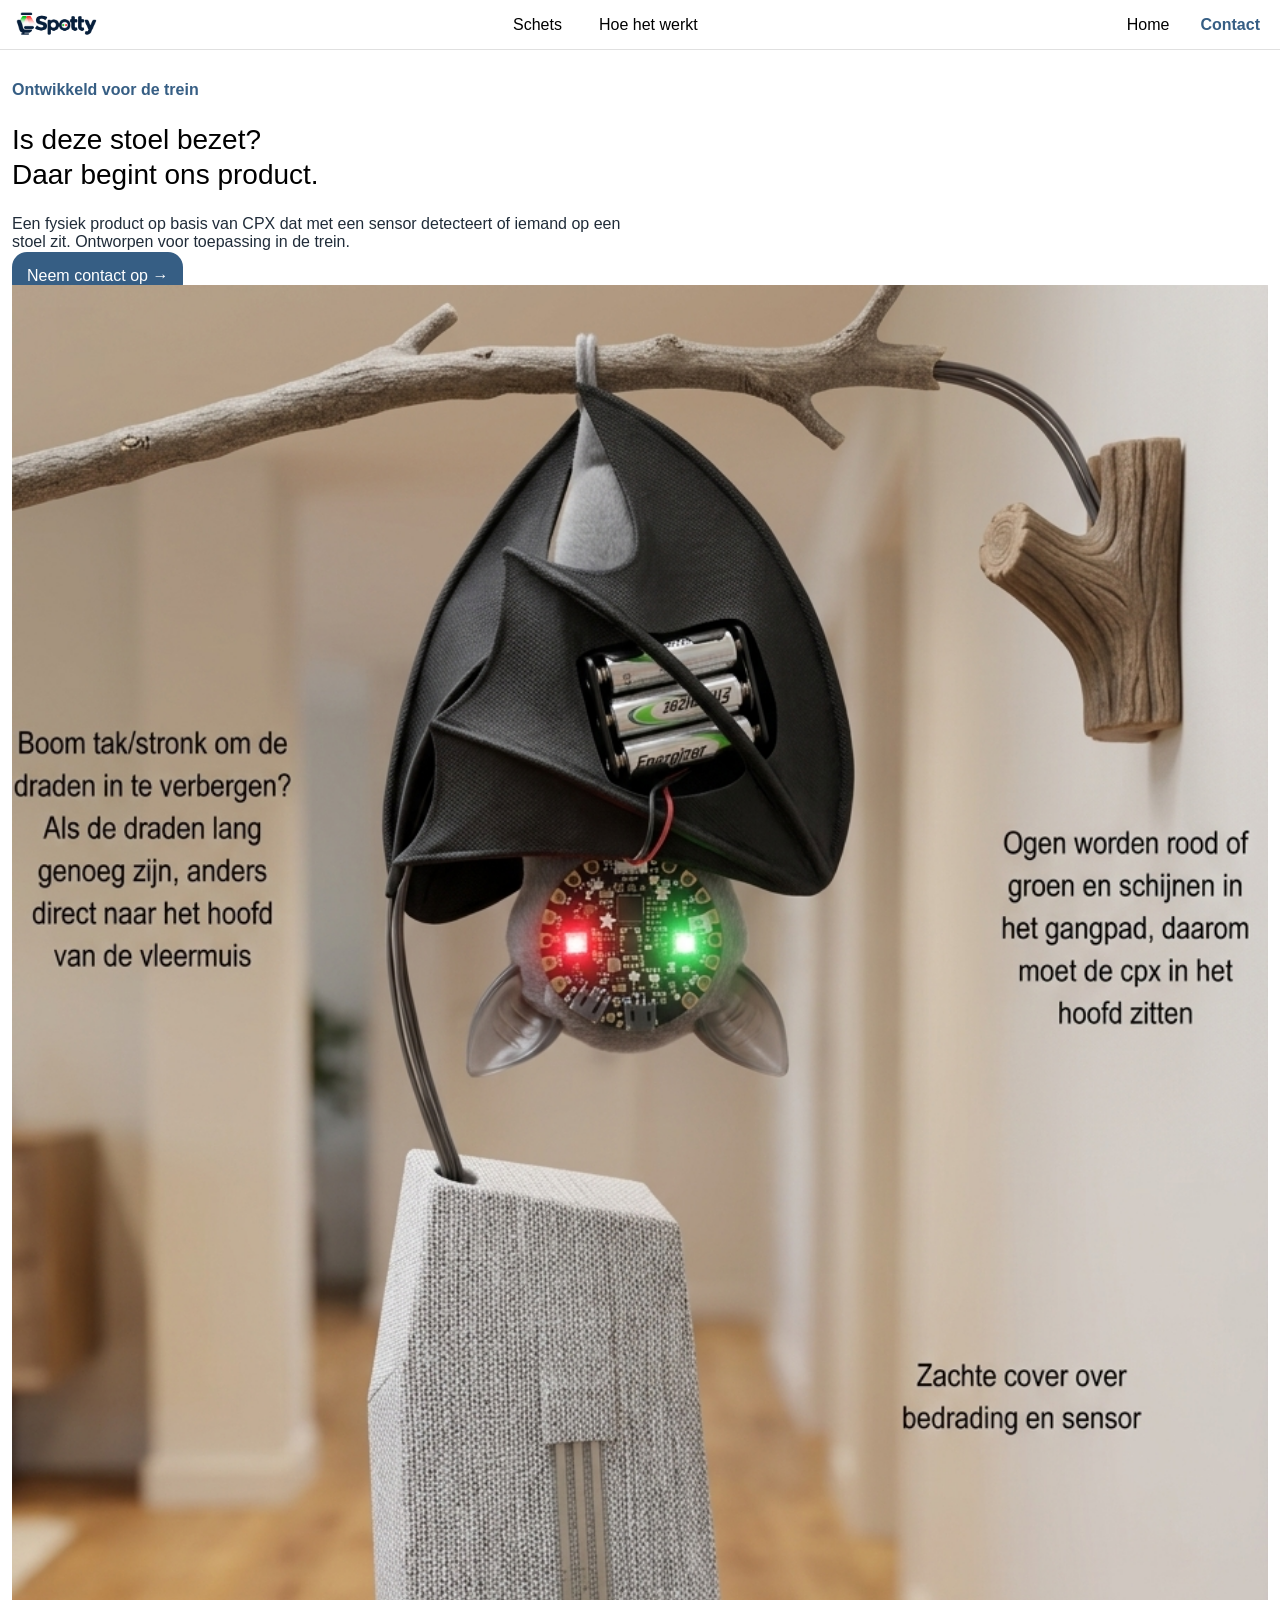
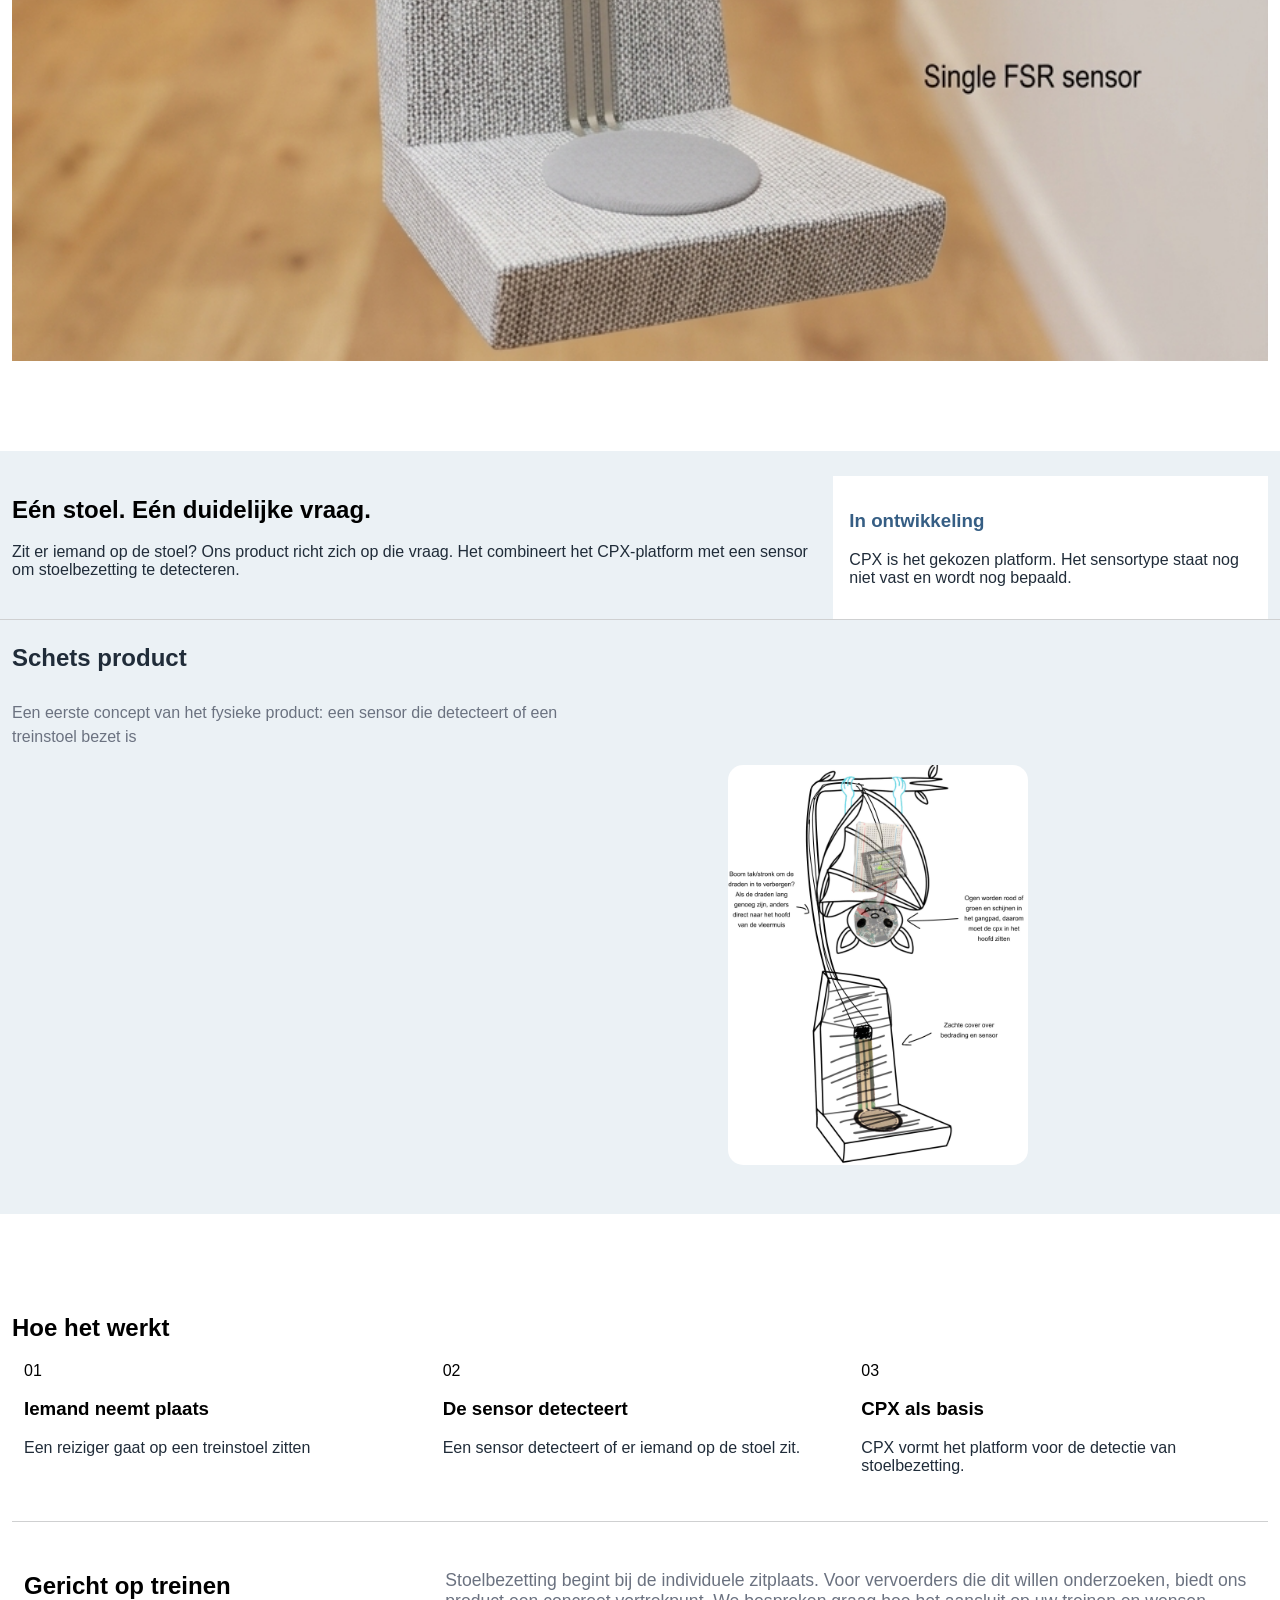
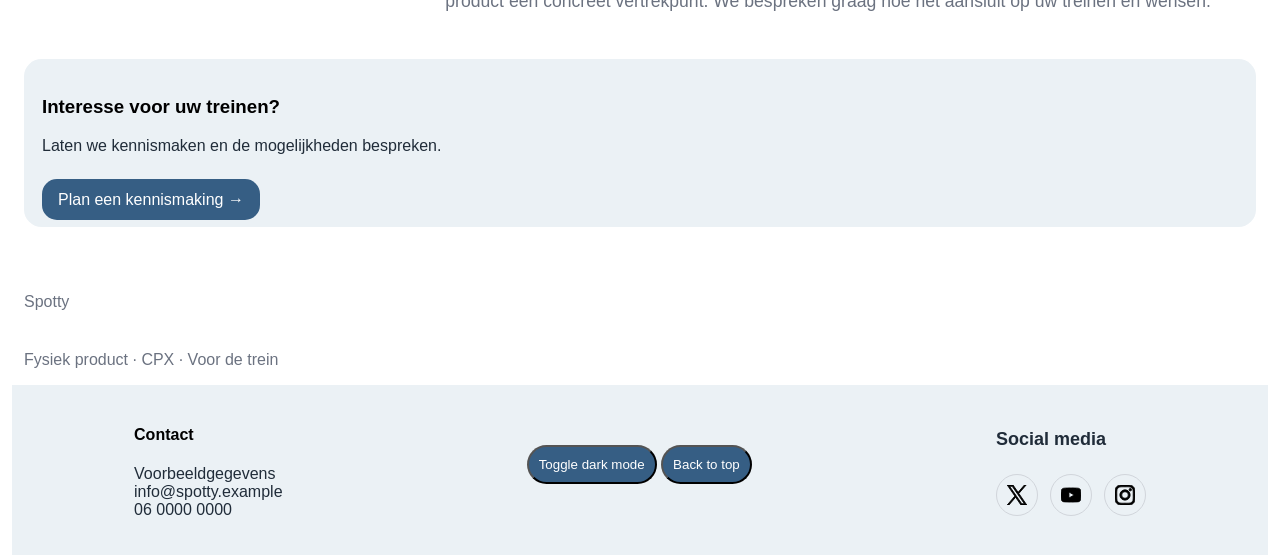
<file: index.html>
<!DOCTYPE html>
<html lang="en">

<head>
    <meta charset="UTF-8">
    <meta name="viewport" content="width=device-width, initial-scale=1.0">
    <link rel="stylesheet" href="spotty/style.css">
    <title>Spotty-test</title>
</head>

<body>
    <header>
        <nav class="navBar">
            <div class="navLeft">
                <img class="sitelogo" src="spotty/images/sitelogo.png">
            </div>

            <div class="navMiddle">
                <a href="#schets">Schets</a>
                <a href="#hhw">Hoe het werkt</a>
            </div>

            <div class="navRight">
                <a href="index.html">Home</a>
                <a href="contact.html">Contact</a>
            </div>
        </nav>
        <section class="main">
            <div>
                <p class="smallText">Ontwikkeld voor de trein</p>
                <h1 class="headtext">
                    Is deze stoel bezet?
                    <br>
                    Daar begint ons product.
                </h1>
                <p>Een fysiek product op basis van CPX dat met een sensor detecteert of iemand op een<br> stoel zit.
                    Ontworpen
                    voor
                    toepassing in de trein.</p>

                <a href="contact.html">Neem contact op →</a>
            </div>
            <img src="spotty/images/Gemini_Generated_Image_7kdeg07kdeg07kde.jpg" alt="">
        </section>
    </header>

    <section class="main2">
        <div class="main-text">
            <div class="Main2Left">
                <h2>Eén stoel. Eén duidelijke vraag.</h2>
                <p>Zit er iemand op de stoel? Ons product richt zich op die vraag. Het combineert het CPX-platform met
                    een
                    sensor om stoelbezetting te detecteren.</p>
            </div>

            <div class="Main2Right">
                <h3 class="m2Right">In ontwikkeling</h3>
                <p>CPX is het gekozen platform. Het sensortype staat nog niet vast en wordt nog bepaald.</p>
            </div>
        </div>
        <div class="separator"></div>
        <div class="image-text-container">
            <h1 class="image-title" id="schets">Schets product</h1>
            <p class="image-subtitle">Een eerste concept van het fysieke product: een sensor die detecteert of een
                treinstoel bezet is</p>
        </div>
        <div class="image-container">
            <img class="sp1" src="spotty/images/Image.jpg" alt="product">
        </div>
    </section>

    <section class="premain4">
        <h2 id="hhw"> Hoe het werkt</h2>
        </sectionc>

        <section class="main4">
            <div class="m4one">
                <span class="step-number">01</span>
                <h3>Iemand neemt plaats</h3>
                <p>Een reiziger gaat op een treinstoel zitten</p>
            </div>

            <div class="m4two">
                <span class="step-number">02</span>
                <h3>De sensor detecteert</h3>
                <p>Een sensor detecteert of er iemand op de stoel zit.</p>
            </div>

            <div class="m4three">
                <span class="step-number">03</span>
                <h3>CPX als basis</h3>
                <p>CPX vormt het platform voor de detectie van stoelbezetting.</p>
            </div>
        </section>

        <section class="main5">
            <div class="main5left">
                <h2>Gericht op treinen</h2>
            </div>

            <div class="main5right">
                <p>Stoelbezetting begint bij de individuele zitplaats. Voor vervoerders die dit willen onderzoeken,
                    biedt ons product een concreet vertrekpunt. We bespreken graag hoe het aansluit op uw treinen en
                    wensen.</p>
            </div>
        </section>

        <section class="main6">
            <div class="main6left">
                <h3>Interesse voor uw treinen?</h3>
                <p>Laten we kennismaken en de mogelijkheden bespreken.</p>
            </div>

            <div class="main6right">
                <a href="contact.html">Plan een kennismaking →</a>
            </div>
        </section>

        <section class="main7">
            <div class="main7left">
                <p>Spotty</p>
            </div>

            <div class="main7right">
                <p>Fysiek product · CPX · Voor de trein</p>
            </div>
        </section>

        <footer>
            <div class="footerleft">
                <h4>Contact</h4>
                <p>Voorbeeldgegevens<br>
                    info@spotty.example<br>
                    06 0000 0000</p>
            </div>

            <div class="footermiddle">
                <button class="darkModeButton" onclick="myFunction()">Toggle dark mode</button>
                <button class="backToTopButton" onclick="backToTop()">Back to top</button>

                <script>
                    function myFunction() {
                        let element = document.body;
                        element.classList.toggle("dark-mode");
                    }

                    function backToTop() {
                        window.scrollTo({
                            top: 0,
                            behavior: "smooth"
                        });
                    }

                </script>
            </div>

            <div class="footerright">
                <h4>Social media</h4>
                <div class="social-icons">
                    <a href="#" class="social-icon" aria-label="X">
                        <svg role="img" viewBox="0 0 24 24" xmlns="http://www.w3.org/2000/svg">
                            <title>X</title>
                            <path
                                d="M14.234 10.162 22.977 0h-2.072l-7.591 8.824L7.251 0H.258l9.168 13.343L.258 24H2.33l8.016-9.318L16.749 24h6.993zm-2.837 3.299-.929-1.329L3.076 1.56h3.182l5.965 8.532.929 1.329 7.754 11.09h-3.182z" />
                        </svg>
                    </a>
                    <a href="#" class="social-icon" aria-label="YouTube">
                        <svg role="img" viewBox="0 0 24 24" xmlns="http://www.w3.org/2000/svg">
                            <title>YouTube</title>
                            <path
                                d="M23.498 6.186a3.016 3.016 0 0 0-2.122-2.136C19.505 3.545 12 3.545 12 3.545s-7.505 0-9.377.505A3.017 3.017 0 0 0 .502 6.186C0 8.07 0 12 0 12s0 3.93.502 5.814a3.016 3.016 0 0 0 2.122 2.136c1.871.505 9.376.505 9.376.505s7.505 0 9.377-.505a3.015 3.015 0 0 0 2.122-2.136C24 15.93 24 12 24 12s0-3.93-.502-5.814zM9.545 15.568V8.432L15.818 12l-6.273 3.568z" />
                        </svg>
                    </a>
                    <a href="#" class="social-icon" aria-label="Instagram">
                        <svg role="img" viewBox="0 0 24 24" xmlns="http://www.w3.org/2000/svg">
                            <title>Instagram</title>
                            <path
                                d="M7.0301.084c-1.2768.0602-2.1487.264-2.911.5634-.7888.3075-1.4575.72-2.1228 1.3877-.6652.6677-1.075 1.3368-1.3802 2.127-.2954.7638-.4956 1.6365-.552 2.914-.0564 1.2775-.0689 1.6882-.0626 4.947.0062 3.2586.0206 3.6671.0825 4.9473.061 1.2765.264 2.1482.5635 2.9107.308.7889.72 1.4573 1.388 2.1228.6679.6655 1.3365 1.0743 2.1285 1.38.7632.295 1.6361.4961 2.9134.552 1.2773.056 1.6884.069 4.9462.0627 3.2578-.0062 3.668-.0207 4.9478-.0814 1.28-.0607 2.147-.2652 2.9098-.5633.7889-.3086 1.4578-.72 2.1228-1.3881.665-.6682 1.0745-1.3378 1.3795-2.1284.2957-.7632.4966-1.636.552-2.9124.056-1.2809.0692-1.6898.063-4.948-.0063-3.2583-.021-3.6668-.0817-4.9465-.0607-1.2797-.264-2.1487-.5633-2.9117-.3084-.7889-.72-1.4568-1.3876-2.1228C21.2982 1.33 20.628.9208 19.8378.6165 19.074.321 18.2017.1197 16.9244.0645 15.6471.0093 15.236-.005 11.977.0014 8.718.0076 8.31.0215 7.0301.0839m.1402 21.6932c-1.17-.0509-1.8053-.2453-2.2287-.408-.5606-.216-.96-.4771-1.3819-.895-.422-.4178-.6811-.8186-.9-1.378-.1644-.4234-.3624-1.058-.4171-2.228-.0595-1.2645-.072-1.6442-.079-4.848-.007-3.2037.0053-3.583.0607-4.848.05-1.169.2456-1.805.408-2.2282.216-.5613.4762-.96.895-1.3816.4188-.4217.8184-.6814 1.3783-.9003.423-.1651 1.0575-.3614 2.227-.4171 1.2655-.06 1.6447-.072 4.848-.079 3.2033-.007 3.5835.005 4.8495.0608 1.169.0508 1.8053.2445 2.228.408.5608.216.96.4754 1.3816.895.4217.4194.6816.8176.9005 1.3787.1653.4217.3617 1.056.4169 2.2263.0602 1.2655.0739 1.645.0796 4.848.0058 3.203-.0055 3.5834-.061 4.848-.051 1.17-.245 1.8055-.408 2.2294-.216.5604-.4763.96-.8954 1.3814-.419.4215-.8181.6811-1.3783.9-.4224.1649-1.0577.3617-2.2262.4174-1.2656.0595-1.6448.072-4.8493.079-3.2045.007-3.5825-.006-4.848-.0608M16.953 5.5864A1.44 1.44 0 1 0 18.39 4.144a1.44 1.44 0 0 0-1.437 1.4424M5.8385 12.012c.0067 3.4032 2.7706 6.1557 6.173 6.1493 3.4026-.0065 6.157-2.7701 6.1506-6.1733-.0065-3.4032-2.771-6.1565-6.174-6.1498-3.403.0067-6.156 2.771-6.1496 6.1738M8 12.0077a4 4 0 1 1 4.008 3.9921A3.9996 3.9996 0 0 1 8 12.0077" />
                        </svg>
                    </a>
                </div>
            </div>
        </footer>
</body>

</html>
</file>
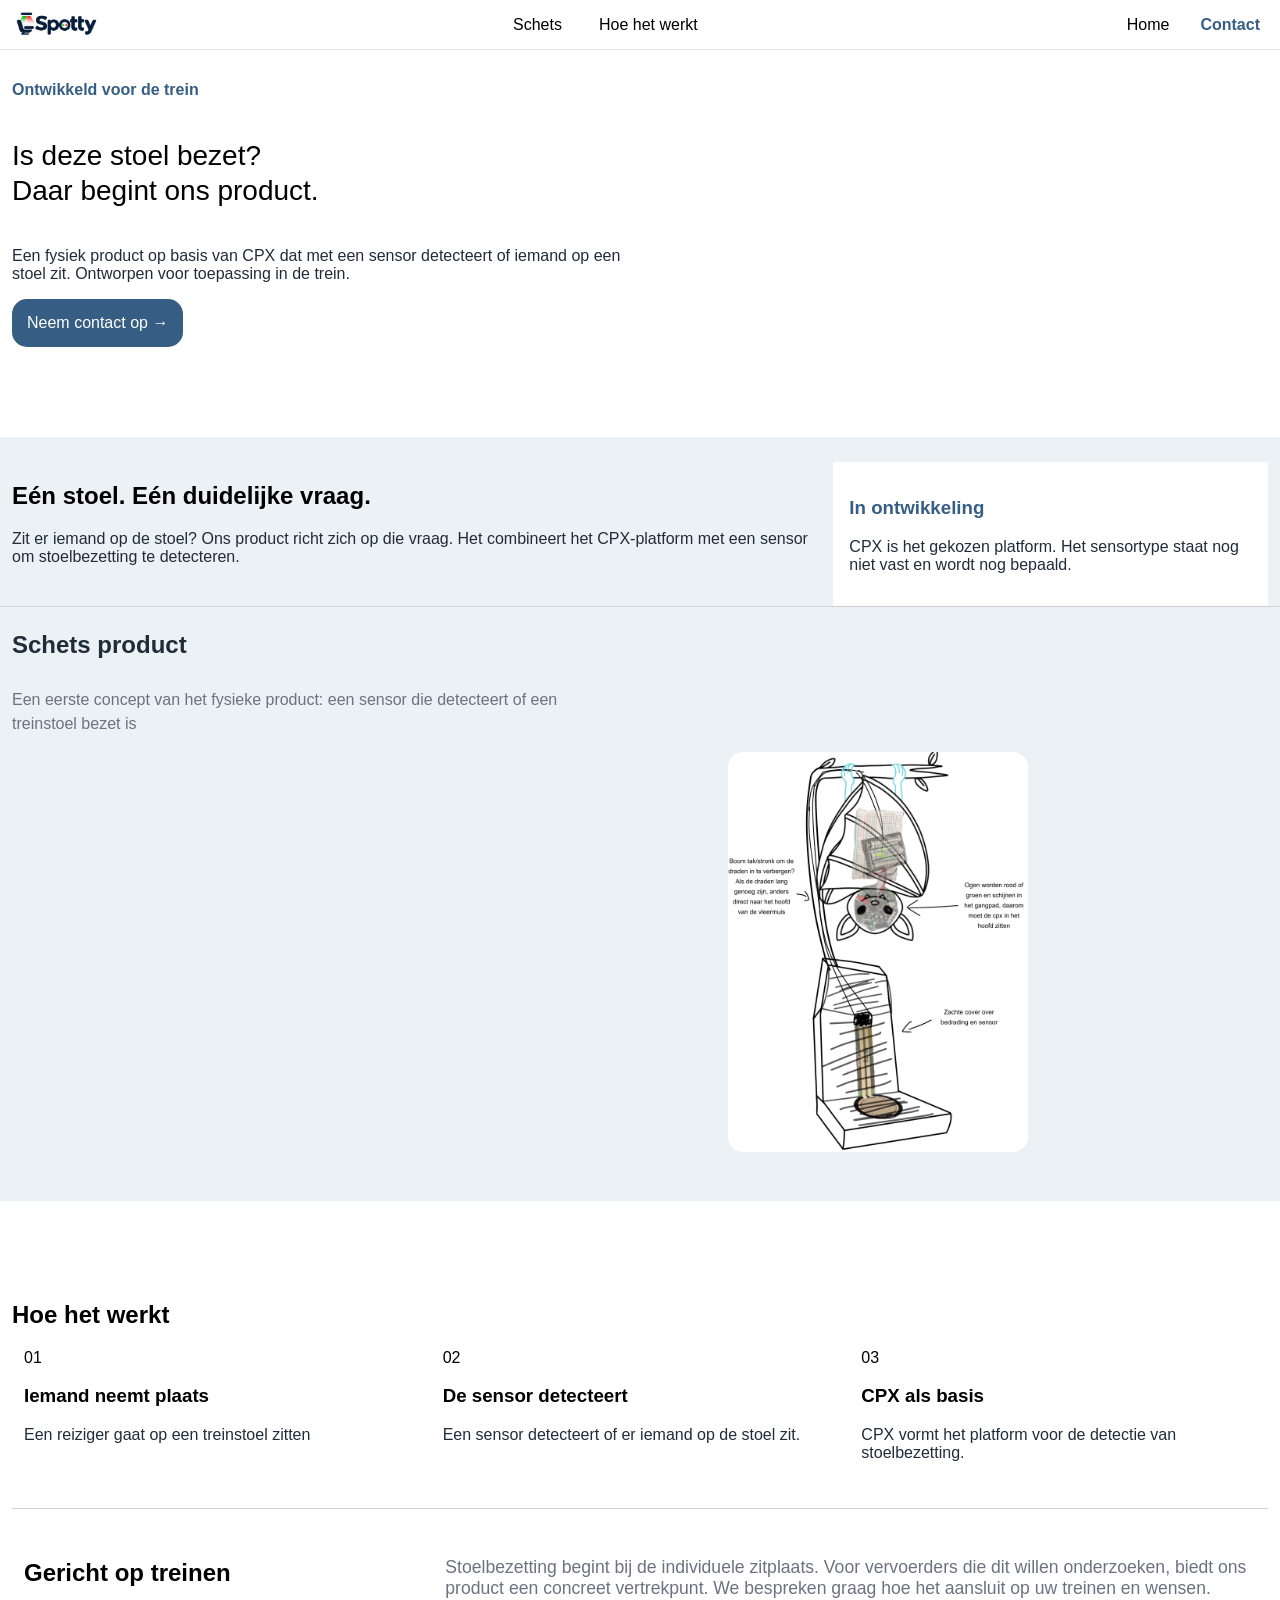
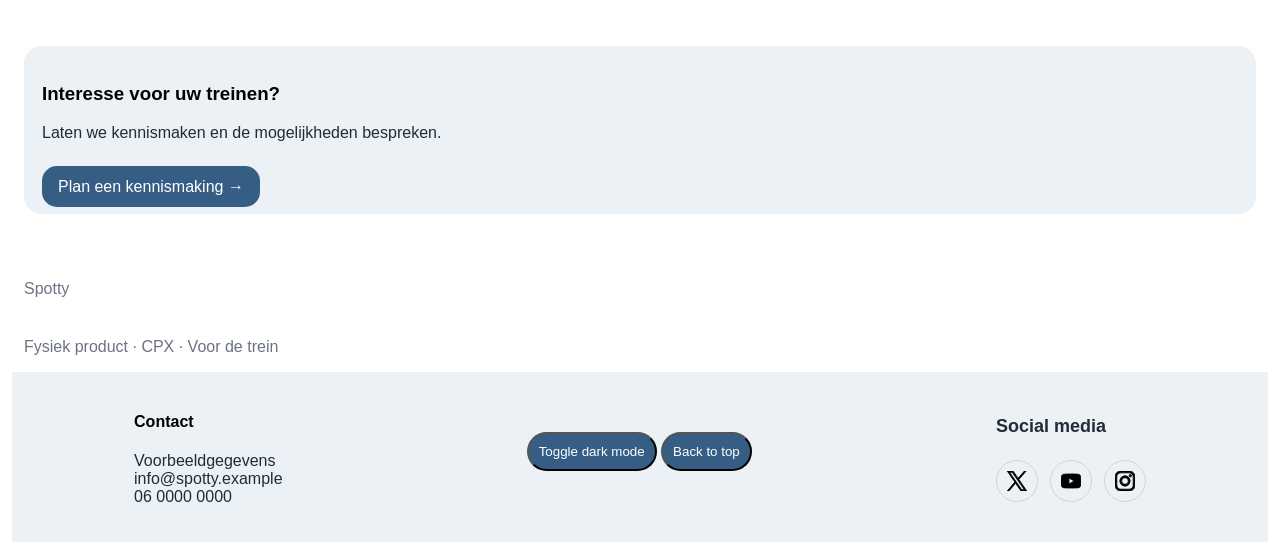
<file: spotty/index.html>
<!DOCTYPE html>
<html lang="en">

<head>
    <meta charset="UTF-8">
    <meta name="viewport" content="width=device-width, initial-scale=1.0">
    <link rel="stylesheet" href="../spotty/style.css">
    <title>Spotty</title>
</head>

<body>
    <header>
        <nav class="navBar">
            <div class="navLeft">
                <img class="sitelogo" src="../spotty/images/sitelogo.png">
            </div>

            <div class="navMiddle">
                <a href="#schets">Schets</a>
                <a href="#hhw">Hoe het werkt</a>
            </div>

            <div class="navRight">
                <a href="../spotty/index.html">Home</a>
                <a href="../spotty/contact-page/contact.html">Contact</a>
            </div>
        </nav>
        <section class="main">
            <p class="smallText">Ontwikkeld voor de trein</p>
            <h1 class="headtext">
                Is deze stoel bezet?
                <br>
                Daar begint ons product.
            </h1>
            <p>Een fysiek product op basis van CPX dat met een sensor detecteert of iemand op een<br> stoel zit.
                Ontworpen
                voor
                toepassing in de trein.</p>

            <a href="../spotty/contact-page/contact.html">Neem contact op →</a>
        </section>
    </header>

    <section class="main2">
        <div class="main-text">
            <div class="Main2Left">
                <h2>Eén stoel. Eén duidelijke vraag.</h2>
                <p>Zit er iemand op de stoel? Ons product richt zich op die vraag. Het combineert het CPX-platform met
                    een
                    sensor om stoelbezetting te detecteren.</p>
            </div>

            <div class="Main2Right">
                <h3 class="m2Right">In ontwikkeling</h3>
                <p>CPX is het gekozen platform. Het sensortype staat nog niet vast en wordt nog bepaald.</p>
            </div>
        </div>
        <div class="separator"></div>
        <div class="image-text-container">
            <h1 class="image-title" id="schets">Schets product</h1>
            <p class="image-subtitle">Een eerste concept van het fysieke product: een sensor die detecteert of een
                treinstoel bezet is</p>
        </div>
        <div class="image-container">
            <img class="sp1" src="../spotty/images/Image.jpg" alt="product">
        </div>
    </section>

    <section class="premain4">
        <h2 id="hhw"> Hoe het werkt</h2>
        </sectionc>

        <section class="main4">
            <div class="m4one">
                <span class="step-number">01</span>
                <h3>Iemand neemt plaats</h3>
                <p>Een reiziger gaat op een treinstoel zitten</p>
            </div>

            <div class="m4two">
                <span class="step-number">02</span>
                <h3>De sensor detecteert</h3>
                <p>Een sensor detecteert of er iemand op de stoel zit.</p>
            </div>

            <div class="m4three">
                <span class="step-number">03</span>
                <h3>CPX als basis</h3>
                <p>CPX vormt het platform voor de detectie van stoelbezetting.</p>
            </div>
        </section>

        <section class="main5">
            <div class="main5left">
                <h2>Gericht op treinen</h2>
            </div>

            <div class="main5right">
                <p>Stoelbezetting begint bij de individuele zitplaats. Voor vervoerders die dit willen onderzoeken,
                    biedt ons product een concreet vertrekpunt. We bespreken graag hoe het aansluit op uw treinen en
                    wensen.</p>
            </div>
        </section>

        <section class="main6">
            <div class="main6left">
                <h3>Interesse voor uw treinen?</h3>
                <p>Laten we kennismaken en de mogelijkheden bespreken.</p>
            </div>

            <div class="main6right">
                <a href="">Plan een kennismaking →</a>
            </div>
        </section>

        <section class="main7">
            <div class="main7left">
                <p>Spotty</p>
            </div>

            <div class="main7right">
                <p>Fysiek product · CPX · Voor de trein</p>
            </div>
        </section>

        <footer>
            <div class="footerleft">
                <h4>Contact</h4>
                <p>Voorbeeldgegevens<br>
                    info@spotty.example<br>
                    06 0000 0000</p>
            </div>

            <div class="footermiddle">
                <button class="darkModeButton" onclick="myFunction()">Toggle dark mode</button>
                <button class="backToTopButton" onclick="backToTop()">Back to top</button>

                <script>
                    function myFunction() {
                        let element = document.body;
                        element.classList.toggle("dark-mode");
                    }

                    function backToTop() {
                        window.scrollTo({
                            top: 0,
                            behavior: "smooth"
                        });
                    }

                </script>
            </div>

            <div class="footerright">
                <h4>Social media</h4>
                <div class="social-icons">
                    <a href="#" class="social-icon" aria-label="X">
                        <svg role="img" viewBox="0 0 24 24" xmlns="http://www.w3.org/2000/svg">
                            <title>X</title>
                            <path
                                d="M14.234 10.162 22.977 0h-2.072l-7.591 8.824L7.251 0H.258l9.168 13.343L.258 24H2.33l8.016-9.318L16.749 24h6.993zm-2.837 3.299-.929-1.329L3.076 1.56h3.182l5.965 8.532.929 1.329 7.754 11.09h-3.182z" />
                        </svg>
                    </a>
                    <a href="#" class="social-icon" aria-label="YouTube">
                        <svg role="img" viewBox="0 0 24 24" xmlns="http://www.w3.org/2000/svg">
                            <title>YouTube</title>
                            <path
                                d="M23.498 6.186a3.016 3.016 0 0 0-2.122-2.136C19.505 3.545 12 3.545 12 3.545s-7.505 0-9.377.505A3.017 3.017 0 0 0 .502 6.186C0 8.07 0 12 0 12s0 3.93.502 5.814a3.016 3.016 0 0 0 2.122 2.136c1.871.505 9.376.505 9.376.505s7.505 0 9.377-.505a3.015 3.015 0 0 0 2.122-2.136C24 15.93 24 12 24 12s0-3.93-.502-5.814zM9.545 15.568V8.432L15.818 12l-6.273 3.568z" />
                        </svg>
                    </a>
                    <a href="#" class="social-icon" aria-label="Instagram">
                        <svg role="img" viewBox="0 0 24 24" xmlns="http://www.w3.org/2000/svg">
                            <title>Instagram</title>
                            <path
                                d="M7.0301.084c-1.2768.0602-2.1487.264-2.911.5634-.7888.3075-1.4575.72-2.1228 1.3877-.6652.6677-1.075 1.3368-1.3802 2.127-.2954.7638-.4956 1.6365-.552 2.914-.0564 1.2775-.0689 1.6882-.0626 4.947.0062 3.2586.0206 3.6671.0825 4.9473.061 1.2765.264 2.1482.5635 2.9107.308.7889.72 1.4573 1.388 2.1228.6679.6655 1.3365 1.0743 2.1285 1.38.7632.295 1.6361.4961 2.9134.552 1.2773.056 1.6884.069 4.9462.0627 3.2578-.0062 3.668-.0207 4.9478-.0814 1.28-.0607 2.147-.2652 2.9098-.5633.7889-.3086 1.4578-.72 2.1228-1.3881.665-.6682 1.0745-1.3378 1.3795-2.1284.2957-.7632.4966-1.636.552-2.9124.056-1.2809.0692-1.6898.063-4.948-.0063-3.2583-.021-3.6668-.0817-4.9465-.0607-1.2797-.264-2.1487-.5633-2.9117-.3084-.7889-.72-1.4568-1.3876-2.1228C21.2982 1.33 20.628.9208 19.8378.6165 19.074.321 18.2017.1197 16.9244.0645 15.6471.0093 15.236-.005 11.977.0014 8.718.0076 8.31.0215 7.0301.0839m.1402 21.6932c-1.17-.0509-1.8053-.2453-2.2287-.408-.5606-.216-.96-.4771-1.3819-.895-.422-.4178-.6811-.8186-.9-1.378-.1644-.4234-.3624-1.058-.4171-2.228-.0595-1.2645-.072-1.6442-.079-4.848-.007-3.2037.0053-3.583.0607-4.848.05-1.169.2456-1.805.408-2.2282.216-.5613.4762-.96.895-1.3816.4188-.4217.8184-.6814 1.3783-.9003.423-.1651 1.0575-.3614 2.227-.4171 1.2655-.06 1.6447-.072 4.848-.079 3.2033-.007 3.5835.005 4.8495.0608 1.169.0508 1.8053.2445 2.228.408.5608.216.96.4754 1.3816.895.4217.4194.6816.8176.9005 1.3787.1653.4217.3617 1.056.4169 2.2263.0602 1.2655.0739 1.645.0796 4.848.0058 3.203-.0055 3.5834-.061 4.848-.051 1.17-.245 1.8055-.408 2.2294-.216.5604-.4763.96-.8954 1.3814-.419.4215-.8181.6811-1.3783.9-.4224.1649-1.0577.3617-2.2262.4174-1.2656.0595-1.6448.072-4.8493.079-3.2045.007-3.5825-.006-4.848-.0608M16.953 5.5864A1.44 1.44 0 1 0 18.39 4.144a1.44 1.44 0 0 0-1.437 1.4424M5.8385 12.012c.0067 3.4032 2.7706 6.1557 6.173 6.1493 3.4026-.0065 6.157-2.7701 6.1506-6.1733-.0065-3.4032-2.771-6.1565-6.174-6.1498-3.403.0067-6.156 2.771-6.1496 6.1738M8 12.0077a4 4 0 1 1 4.008 3.9921A3.9996 3.9996 0 0 1 8 12.0077" />
                        </svg>
                    </a>
                </div>
            </div>
        </footer>
</body>

</html>
</file>
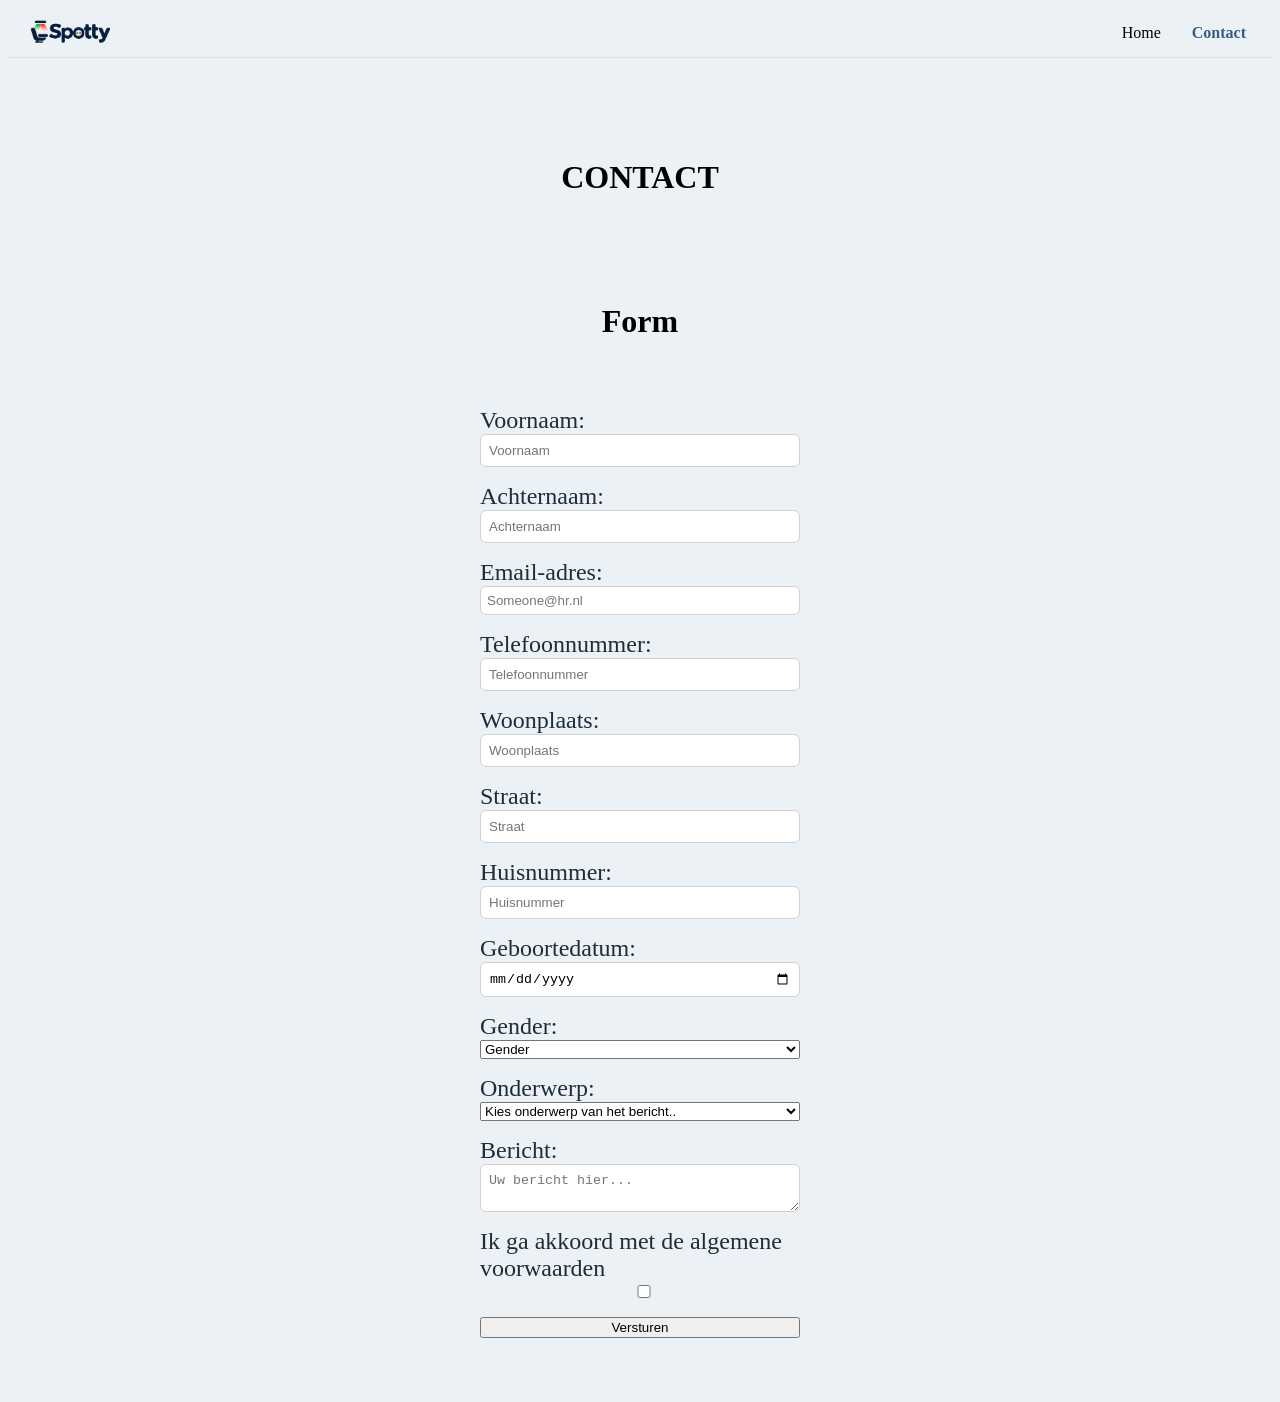
<file: contact.html>
<!DOCTYPE html>
<html lang="en">
<head>
    <meta charset="UTF-8">
    <meta name="viewport" content="width=device-width, initial-scale=1.0">
    <link rel="stylesheet" href="spotty/contact-page/contact.css">

    <title>Spotty - Contact</title>
</head>

<body>

<header>
    <nav class="navBar">
        <div class="navLeft">
            <img class="sitelogo" src="spotty/images/sitelogo.png" alt="Spotty Logo">
        </div>

        <div class="navRight">
            <a href="index.html">Home</a>
            <a href="contact.html">Contact</a>
        </div>
    </nav>
</header>

<main>
    <div>
        <h1 class="main-text">CONTACT</h1>
    </div>

    <div>
        <h2>Form</h2>
    </div>

    <section class="form-container">
        <form>
            <div class="form-field">
                <label for="first-name">Voornaam:</label>
                <input type="text" id="first-name" name="first-name" placeholder="Voornaam"   pattern="[A-Za-z]+" minlength="2" required>
            </div>

            <div class="form-field">
                <label for="last-name">Achternaam:</label>
                <input type="text" id="last-name" name="last-name" placeholder="Achternaam"  pattern="[A-Za-z]+" minlength="2" required>
            </div>

            <div class="form-field email-adres">
                <label for="email">Email-adres:</label>
                <input type="email" id="email" name="email" placeholder="Someone@hr.nl" required>
            </div>

            <div class="form-field">
                <label for="phone-number">Telefoonnummer:</label>
                <input type="text" id="phone-number" name="phone-number" placeholder="Telefoonnummer" minlength="10" required>
            </div>

            <div class="form-field">
                <label for="City">Woonplaats:</label>
                <input type="text" id="City" name="City" placeholder="Woonplaats"   pattern="[A-Za-z]+" minlength="3" required>
            </div>

            <div class="form-field">
                <label for="street">Straat:</label>
                <input type="text" id="street" name="street" placeholder="Straat"  pattern="[A-Za-z]+" minlength="3" required>
            </div>

            <div class="form-field">
                <label for="house-number">Huisnummer:</label>
                <input type="text" id="house-number" name="house-number" placeholder="Huisnummer" minlength="3" required>
            </div>

            <div class="form-field">
                <label for="birth-date">Geboortedatum:</label>
                <input type="date" id="birth-date" name="birth-date" placeholder="Geboortedatum">
            </div>

            <div class="form-field">
                <label for="gender">Gender:</label>
                <select id="gender" name="gender">
                    <option value="" disabled selected>Gender</option>
                    <option value="man">Man</option>
                    <option value="woman">Vrouw</option>
                    <option value="other">Anders</option>
                </select>
            </div>

            <div class="form-field">
                <label for="subject">Onderwerp:</label>
                <select id="subject" name="subject">
                    <option value="" disabled selected>Kies onderwerp van het bericht..</option>
                    <option value="question">Vraag</option>
                    <option value="problem">Probleem</option>
                    <option value="help">Hulp</option>
                    <option value="other">Anders</option>
                </select>
            </div>

            <div class="form-field">
                <label for="message">Bericht:</label>
                <textarea id="message" name="message" placeholder="Uw bericht hier..." required></textarea>
            </div>

            <div class="form-field">
                <label for="agree">Ik ga akkoord met de algemene voorwaarden</label>
                <input type="checkbox" id="agree" name="agree" required>
            </div>

            <div class="form-field">
                <button type="submit" id="send-to" name="send-to">Versturen</button>
            </div>
        </form>
    </section>
</main>

<footer></footer>

</body>
</html>
</file>
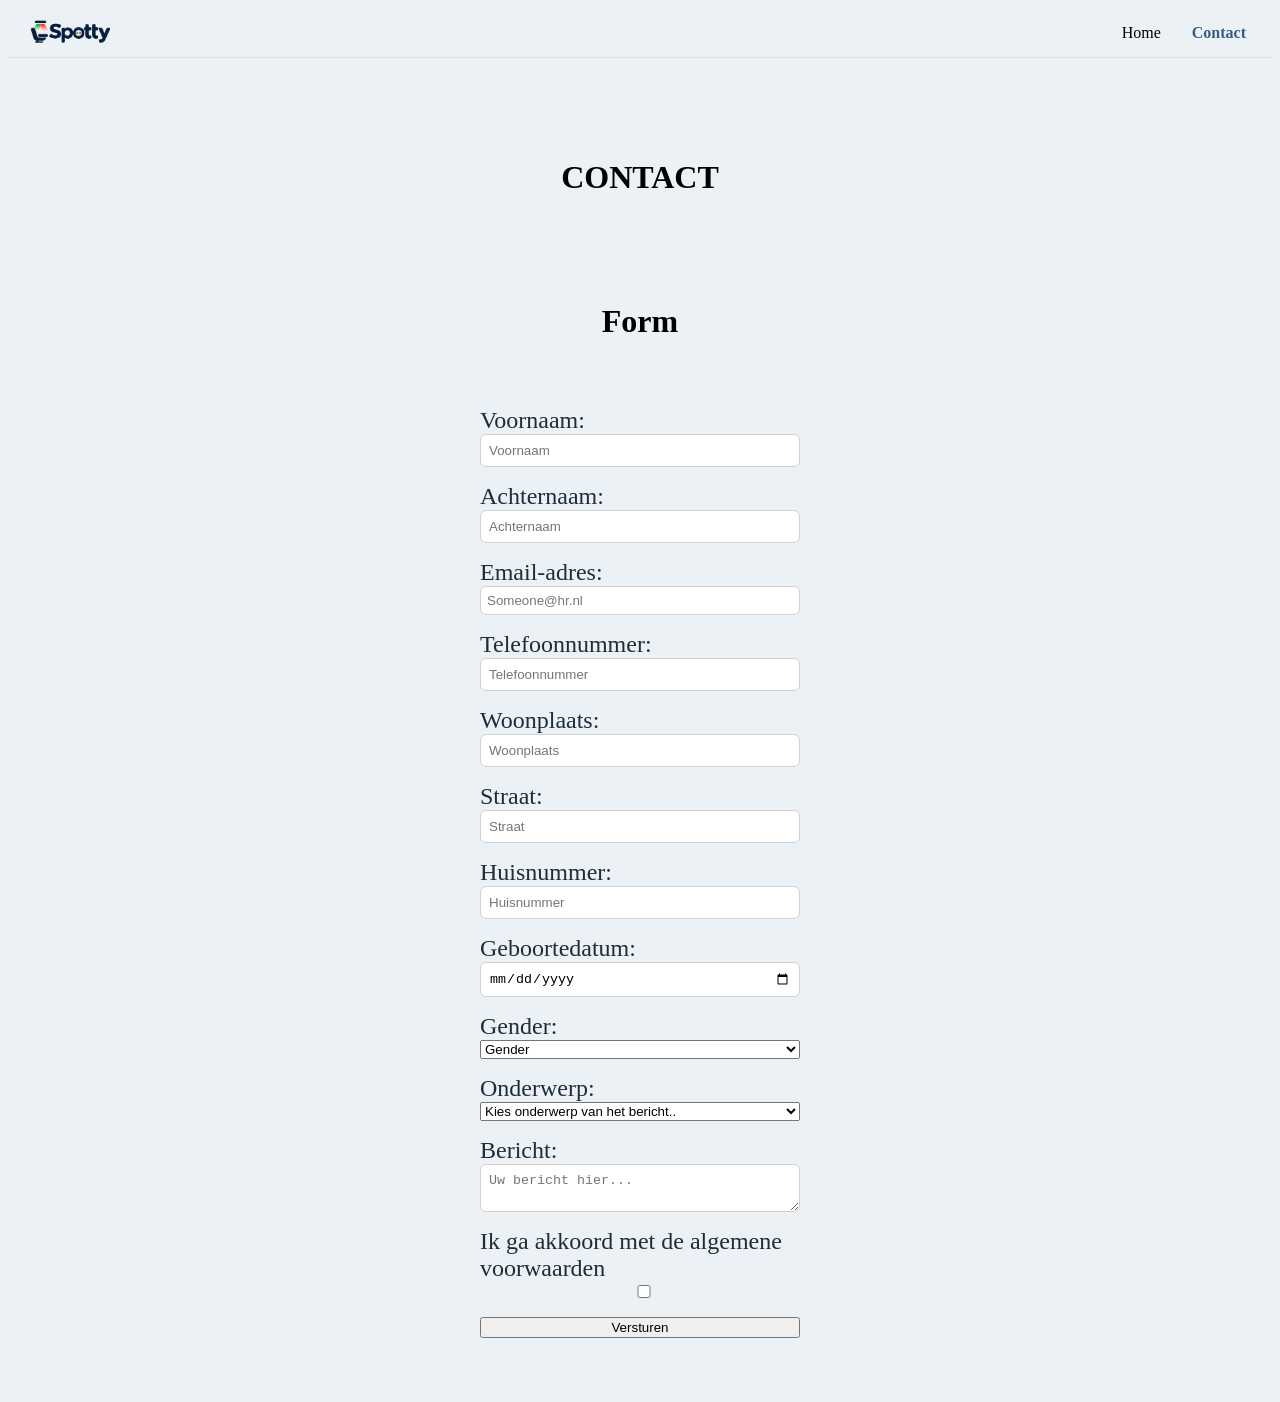
<file: spotty/contact-page/contact.html>
<!DOCTYPE html>
<html lang="en">
<head>
    <meta charset="UTF-8">
    <meta name="viewport" content="width=device-width, initial-scale=1.0">
    <link rel="stylesheet" href="contact.css">

    <title>Spotty - Contact</title>
</head>

<body>

<header>
    <nav class="navBar">
        <div class="navLeft">
            <img class="sitelogo" src="../images/sitelogo.png" alt="Spotty Logo">
        </div>

        <div class="navRight">
            <a href="../index.html">Home</a>
            <a href="contact.html">Contact</a>
        </div>
    </nav>
</header>

<main>
    <div>
        <h1 class="main-text">CONTACT</h1>
    </div>

    <div>
        <h2>Form</h2>
    </div>

    <section class="form-container">
        <form>
            <div class="form-field">
                <label for="first-name">Voornaam:</label>
                <input type="text" id="first-name" name="first-name" placeholder="Voornaam"   minlength="2" required>
            </div>

            <div class="form-field">
                <label for="last-name">Achternaam:</label>
                <input type="text" id="last-name" name="last-name" placeholder="Achternaam"  minlength="2" required>
            </div>

            <div class="form-field email-adres">
                <label for="email">Email-adres:</label>
                <input type="email" id="email" name="email" placeholder="Someone@hr.nl" required>
            </div>

            <div class="form-field">
                <label for="phone-number">Telefoonnummer:</label>
                <input type="text" id="phone-number" name="phone-number" placeholder="Telefoonnummer" minlength="10" required>
            </div>

            <div class="form-field">
                <label for="City">Woonplaats:</label>
                <input type="text" id="City" name="City" placeholder="Woonplaats" minlength="3" required>
            </div>

            <div class="form-field">
                <label for="street">Straat:</label>
                <input type="text" id="street" name="street" placeholder="Straat" minlength="3" required>
            </div>

            <div class="form-field">
                <label for="house-number">Huisnummer:</label>
                <input type="text" id="house-number" name="house-number" placeholder="Huisnummer" minlength="3" required>
            </div>

            <div class="form-field">
                <label for="birth-date">Geboortedatum:</label>
                <input type="date" id="birth-date" name="birth-date" placeholder="Geboortedatum">
            </div>

            <div class="form-field">
                <label for="gender">Gender:</label>
                <select id="gender" name="gender">
                    <option value="" disabled selected>Gender</option>
                    <option value="man">Man</option>
                    <option value="woman">Vrouw</option>
                    <option value="other">Anders</option>
                </select>
            </div>

            <div class="form-field">
                <label for="subject">Onderwerp:</label>
                <select id="subject" name="subject">
                    <option value="" disabled selected>Kies onderwerp van het bericht..</option>
                    <option value="question">Vraag</option>
                    <option value="problem">Probleem</option>
                    <option value="help">Hulp</option>
                    <option value="other">Anders</option>
                </select>
            </div>

            <div class="form-field">
                <label for="message">Bericht:</label>
                <textarea id="message" name="message" placeholder="Uw bericht hier..." required></textarea>
            </div>

            <div class="form-field">
                <label for="agree">Ik ga akkoord met de algemene voorwaarden</label>
                <input type="checkbox" id="agree" name="agree" required>
            </div>

            <div class="form-field">
                <button type="submit" id="send-to" name="send-to">Versturen</button>
            </div>
        </form>
    </section>
</main>

<footer></footer>

</body>
</html>
</file>
<file: spotty/style.css>
* {
    box-sizing: border-box;
}

html {
    scroll-behavior: smooth;
}

body {
    margin: 0;
    padding: 0;
    font-family: 'Inter', sans-serif;
}

body p {
    color: #202C39;
}

.navBar {
    display: flex;
    justify-content: space-between;
    align-items: center;
    height: 50px;
    padding: 0 16px;
    box-sizing: border-box;
    border-bottom: 1px solid #e0e0e0;
    width: 100%;
}

.sitelogo {
    height: 30px;
    width: 90px;
}

.navMiddle {
    display: flex;
    gap: 5px;
}


.navRight {
    display: flex;
    align-items: center;
    gap: 5px;
    margin-right: 0;
}

.navRight a:nth-child(2) {
    color: #365E84;
    font-weight: bold;
    padding: 10px;

}

.navRight a:nth-child(2):hover {
    color: white;
    background-color: #365E84;
    font-weight: bold;
    padding: 10px;
}


.navBar a {
    display: inline-flex;
    align-items: center;
    text-decoration: none;
    color: black;
    padding: 10px 16px;
    border-radius: 15px;
    box-sizing: border-box;
}

.navBar a:hover {
    background-color: #365E84;
    color: white;
    padding: 10px 16px;
    border-radius: 15px;
}

.title {
    font-size: 20px;
    font-family: 'Segoe UI', Tahoma, Geneva, Verdana, sans-serif;
}

.main {
    margin-top: 5px;
    display: flex;
    flex-direction: column;
    margin-bottom: 60px;
    padding-bottom: 10px;

}

.headtext {
    font-size: 50px;
    font-weight: 540;
}

.smallText {
    color: #365E84;
    font-family: Inter Semi Bold (600);
    font-weight: bold;
}

.main a {
    align-self: flex-start;
    background-color: #365E84;
    border-radius: 15px;
    padding: 15px;
    text-decoration: none;
    color: white;
}

.main a:hover {
    align-self: flex-start;
    background-color: #202C39;
    border-radius: 15px;
    padding: 15px;
    text-decoration: none;
    color: white;
}

.main2 {
    display: flex;
    flex-direction: column;
    padding-top: 50px;
    padding-bottom: 50px;
    background-color: #EBF1F5;
}

.Main2Left {
    flex: 2;
}

.main-text {
    display: flex;
    flex-direction: row;
    padding-bottom: 30px;
}

.separator {
    border-bottom: #cfd0d1 solid 1px;
    margin: 0 -200px;
}

.Main2Right {
    flex: 1;
    background-color: white;
    padding: 10px 30px 10px 30px;
}

.image-container {
    display: flex;
    justify-content: center;
    padding-top: 20px;
    padding-bottom: 40px;
}

.image-container img {
    width: 350px;
}

.image-text-container {
    display: flex;
    flex-direction: column;
    gap: 1.3rem;
    padding-top: 40px;
}

.image-title {
    font-size: 24px;
    font-weight: 600;
    color: #202C39;
    margin: 0 0 8px 0;
}

.image-subtitle {
    color: #6B7280;
    font-size: 16px;
    line-height: 1.5;
    margin: 0;
    max-width: 600px;
    font-weight: 400;
}

.m2Right {
    color: #365E84;
}

.main3 {
    display: flex;
    margin-top: 25px;
    justify-content: center;
    align-items: center;
    height: auto;
    width: 100%;
    max-width: 100%;
}

.sp1 {
    border-radius: 15px;
}

.premain4 {
    margin-top: 100px;
}

.main4 {
    display: flex;
    margin-top: 15px;
    gap: 20px;
    border-bottom: #cfd0d1 solid 1px;
}

.m4one {
    flex: 1;
}

.m4two {
    flex: 1;
}

.m4three {
    flex: 1;
}

.main5 {
    display: flex;
    margin-top: 50px;
    margin-bottom: 50px;
}

.main5left {
    flex: 1;
}

.main5right {
    flex: 2;
}

.main5left h2 {
    font-size: 1.5rem;
}

.main5right p {
    font-size: 1.3rem;
    color: #6B7280;
}

.main6 {
    display: flex;
    background-color: #EBF1F5;
    justify-content: space-between;
    padding: 15px;
    border-radius: 1.1rem;
}

.main6right {
    justify-content: center;
    align-content: center;
}

.main6right a {
    align-self: flex-start;
    border-radius: 15px;
    padding: 15px;
    text-decoration: none;
    background-color: #365E84;
    color: white;
}

.main6right a:hover {
    align-self: flex-start;
    background-color: #202C39;
    color: white;
    border-radius: 15px;
    padding: 15px;
    text-decoration: none;
}

.main7 {
    display: flex;
    justify-content: space-between;
    margin-top: 50px;
}

.main7 p {
    color: #6B7280;
}

footer {
    display: flex;
    justify-content: space-around;
    background-color: #EBF1F5;
    padding: 10px;
}


.footerright h4 {
    font-size: 18px;
    font-weight: 600;
    color: #202C39;

}

.footermiddle {
    padding-top: 40px;
}

.darkModeButton {
    background-color: #365E84;
    color: white;
    padding: 10px;
    border-radius: 20px;
}

.darkModeButton:hover {
    background-color: #202C39;
    color: white;
    padding: 10px;
    border-radius: 20px;
}

.backToTopButton {
    background-color: #365E84;
    color: white;
    padding: 10px;
    border-radius: 20px;
}

.backToTopButton:hover {
    background-color: #202C39;
    color: white;
    padding: 10px;
    border-radius: 20px;
}

.social-icons {
    display: flex;
    gap: 16px;
}

.social-icon {
    display: flex;
    align-items: center;
    justify-content: center;
    width: 48px;
    height: 48px;
    border: 1px solid #D1D5DB;
    border-radius: 50%;
    color: #202C39;
    text-decoration: none;
    transition: border-color 0.2s, color 0.2s, background-color 0.2s;
}

.social-icon svg {
    width: 20px;
    height: 20px;
}

.social-icon:hover {
    border-color: #365E84;
    color: #365E84;
    background-color: #EBF1F5;
}

.dark-mode {
    background-color: black;
    color: white;
}

.dark-mode div {
    background-color: black;
    color: white;
}

.dark-mode section {
    background-color: black;
    color: white;
}

.dark-mode p {
    background-color: black;
    color: white;
}

.dark-mode footer {
    background-color: black;
    color: white;
}

.dark-mode h1 {
    background-color: black;
    color: white;
}

.dark-mode a {
    background-color: #365E84;
    color: white;
}

.dark-mode .navBar a {
    display: flex;
    text-decoration: none;
    color: white;
    background-color: black;

}

.dark-mode .navBar a:hover {
    display: flex;
    text-decoration: none;
    color: white;
    background-color: #365E84;
}

.dark-mode .navRight a:nth-child(2) {
    color: #365E84;
    background-color: black;
    font-weight: bold;
    padding-right: 15px;
}

.dark-mode .navRight a:nth-child(2):hover {
    color: white;
    background-color: #365E84;
    font-weight: bold;
    padding-right: 15px;
}

.dark-mode h3 {
    background-color: black;
    color: white;
}

.dark-mode h4 {
    background-color: black;
    color: white;
}

.social-icon svg {
    fill: #000;
    stroke: #000;
    transition: fill 0.3s ease, stroke 0.3s ease;
}


.dark-mode .social-icon svg {
    fill: white;
    stroke: #365E84;
}





@media (max-width: 768px) {

    html,
    body {
        overflow-x: hidden;
        max-width: 100%;
        width: 100%;
    }

    header {
        width: 100%;
    }

    .navBar {
        margin: 0;
        padding: 10px 16px;
        height: auto;
        flex-wrap: wrap;
        width: 100%;
        max-width: 100%;
    }

    .main {
        padding: 10px 16px 40px 16px;
        width: 100%;
        max-width: 100%;
    }

    .headtext {
        font-size: 32px;
        line-height: 1.2;
    }

    .main2 {
        padding: 30px 16px;
        width: 100%;
        max-width: 100%;
    }

    .main-text {
        flex-direction: column;
        padding: 10px 0;
        gap: 20px;
    }

    .separator {
        margin: 0 -16px;
    }

    .Main2Right {
        padding: 20px;
    }

    .image-container img {
        width: 200px;
        height: auto;
    }

    .premain4 {
        padding: 60px 16px 0 16px;
        margin-top: 40px;
    }

    .main4 {
        flex-direction: column;
        padding: 0 16px 30px 16px;
        gap: 30px;
    }

    .main5 {
        flex-direction: column;
        padding: 0 16px;
        gap: 20px;
        margin-top: 30px;
        margin-bottom: 30px;
    }

    .main6 {
        margin: 0 16px;
        flex-direction: column;
        align-items: flex-start;
        padding: 20px;
        gap: 20px;
    }

    .main7 {
        flex-direction: column;
        padding: 0 16px;
        gap: 10px;
    }

    footer {
        flex-direction: column;
        align-items: flex-start;
        padding: 20px 16px;
        gap: 30px;
    }

    .navRight {
        gap: 10px;
    }

    .m4one,
    .m4two,
    .m4three {
        min-width: 100%;
    }
}

@media (max-width: 360px) {
    .navRight {
        gap: 0px;
    }

    .navBar a {
        font-size: 9px;
        padding: 1px 1px;
    }

    .navBar a:hover {
        padding: 1px 2px;
    }

    .title {
        font-size: 11px;
    }
}

html,
body {
    overflow-x: hidden;
    width: 100%;
    max-width: 100vw;
}

header {
    width: 100%;
}

.navBar {
    margin: 0;
    padding: 8px 10px;
    width: 100%;
    max-width: 100%;
    gap: 4px;
    align-items: center;
    flex-wrap: nowrap;
}

.main {
    padding: 10px 12px 30px 12px;
    width: 100%;
    max-width: 100%;
}

.headtext {
    font-size: 28px;
    line-height: 1.25;
    word-break: break-word;
}

.main p {
    word-break: break-word;
}

.main2 {
    padding: 25px 12px;
    width: 100%;
    max-width: 100%;
}

.main-text {
    padding: 0;
    gap: 16px;
}

.Main2Right {
    padding: 16px;
}

.separator {
    margin: 0 -12px;
}

.image-text-container {
    padding-top: 24px;
}

.image-container {
    padding-top: 16px;
    padding-bottom: 24px;
    display: flex;
    justify-content: end;
    margin-right: 15rem;
}

.image-container img {
    width: 300px;
    max-width: 100%;
    height: auto;
}

.premain4 {
    padding: 40px 12px 0 12px;
    margin-top: 40px;
}

.main4 {
    padding: 0 12px 30px 12px;
    gap: 24px;
}

.main5 {
    padding: 0 12px;
    gap: 16px;
    margin-top: 30px;
    margin-bottom: 30px;
}

.main5right p {
    font-size: 1.1rem;
}

.main6 {
    margin: 0 12px;
    padding: 18px;
    flex-direction: column;
    align-items: flex-start;
    gap: 20px;
}

.main6right a {
    padding: 12px 16px;
}

.main7 {
    padding: 0 12px;
    flex-direction: column;
    gap: 8px;
}

footer {
    padding: 20px 12px;
    gap: 24px;
}

.footermiddle a {
    background-color: black;
    border-radius: 15px;
    padding: 20px;
    color: white;
}

.footermiddle a:hover {
    background-color: darkgray;
    border-radius: 15px;
    padding: 20px;
    color: black;
}

.social-icons {
    gap: 12px;
}

.social-icon {
    width: 42px;
    height: 42px;
}
</file>
<file: spotty/contact-page/contact.css>
body {
    background-color: #EBF1F5;
}

.navBar {
    display: flex;
    justify-content: space-between;
    align-items: center;
    height: 50px;
    padding: 0 16px;
    box-sizing: border-box;
    border-bottom: 1px solid #e0e0e0;
    width: 100%;
}

.sitelogo {
    height: 30px;
    width: 90px;
}

.navRight {
    display: flex;
    align-items: center;
    gap: 5px;
    margin-right: 0;
}

.navRight a:nth-child(2) {
    color: #365E84;
    font-weight: bold;
    padding: 10px;

}

.navRight a:nth-child(2):hover {
    color: white;
    background-color: #365E84;
    font-weight: bold;
    padding: 10px;
}


.navBar a {
    display: inline-flex;
    align-items: center;
    text-decoration: none;
    color: black;
    padding: 10px 16px;
    border-radius: 15px;
    box-sizing: border-box;
}

.navBar a:hover {
    background-color: #365E84;
    color: white;
    padding: 10px 16px;
    border-radius: 15px;
}

.main-text {
    text-align: center;
    padding: 80px;
}

.email-adres input {
    border: 1px solid #cfd0d1;
    border-radius: 6px;
    padding: 6px;
}

.email-adres input:focus {
    border-color: #365E84;
    outline: none;
}

h2 {
    text-align: center;
    font-size: 2rem;
}

.form-container {
    display: flex;
    justify-content: center;
    background-color: #EBF1F5;
    border-radius: 1rem;
    padding: 40px 0;
}

label {
    color: #202C39;
    font-weight: 500;
    font-size: 1.5rem;
}

.form-field {
    display: flex;
    flex-direction: column;
    margin-bottom: 1rem;
    width: 20rem;
}

input, textarea {
    border: 1px solid #cfd0d1;
    border-radius: 6px;
    padding: 8px;
    width: 100%;
    max-width: 400px;
    box-sizing: border-box;
}

input:focus, textarea:focus {
    border-color: #365E84;
    outline: none;
}

.red-button {
    background-color: #365E84;
    color: white;
    border: none;
    border-radius: 15px;
    padding: 10px 20px;
    cursor: pointer;
    font-weight: 500;
}

.red-button:hover {
    background-color: darkgray;
    color: #365E84;
}

input:user-invalid:not(:focus):not(:placeholder-shown){
    border: 2px solid red;


}

input:user-valid{
    border:2px solid black;
}
</file>
